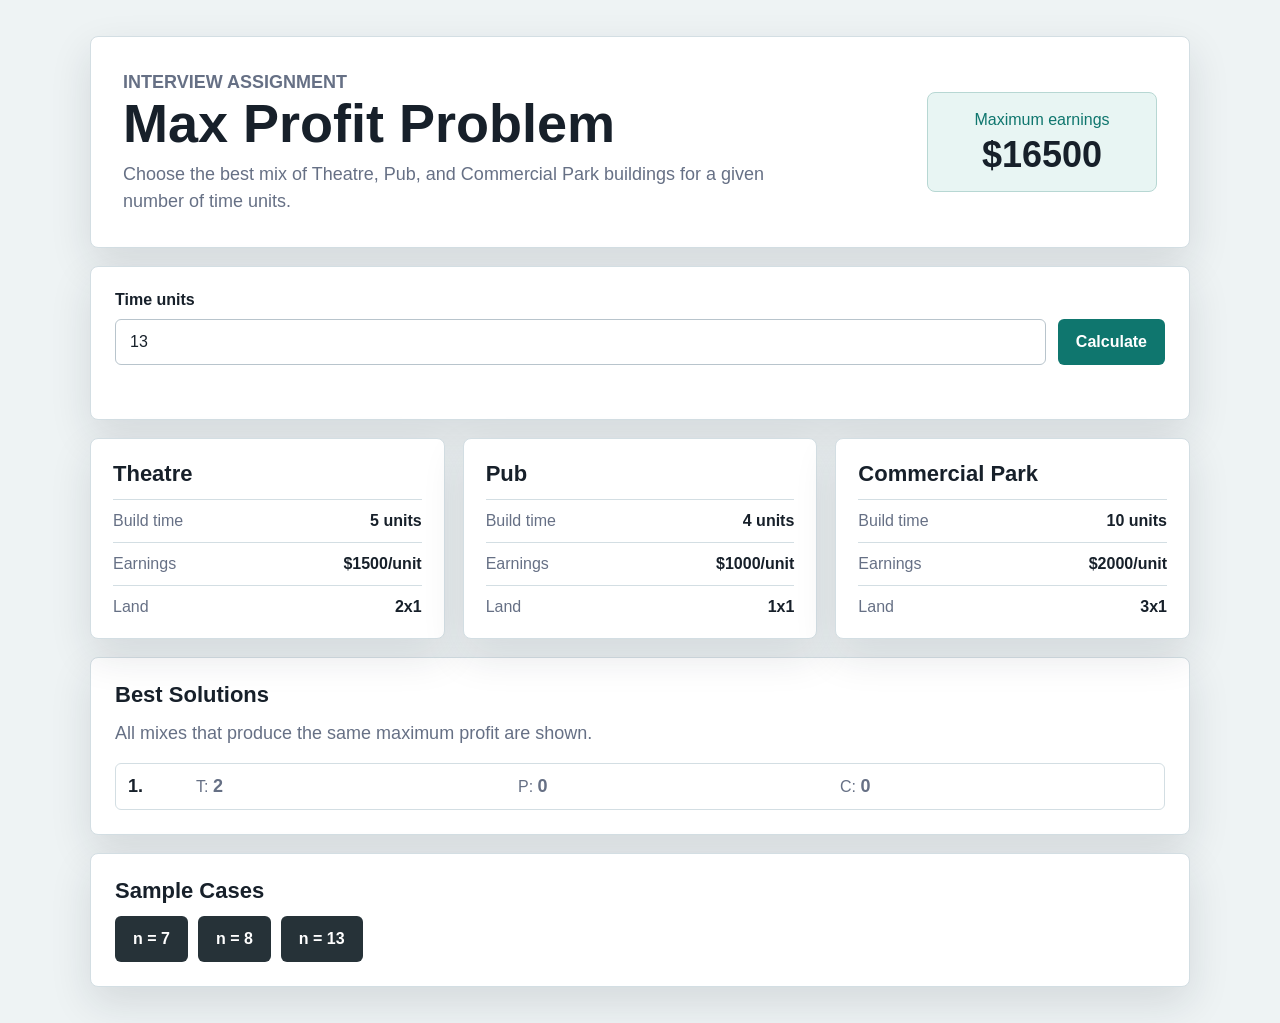
<file: max-profit-problem/index.html>
<!doctype html>
<html lang="en">
  <head>
    <meta charset="UTF-8" />
    <meta name="viewport" content="width=device-width, initial-scale=1.0" />
    <title>Max Profit Problem</title>
    <link rel="stylesheet" href="styles.css" />
  </head>
  <body>
    <main class="app-shell">
      <section class="hero">
        <div>
          <p class="eyebrow">Interview assignment</p>
          <h1>Max Profit Problem</h1>
          <p>
            Choose the best mix of Theatre, Pub, and Commercial Park buildings
            for a given number of time units.
          </p>
        </div>
        <div class="earnings-card" aria-live="polite">
          <span>Maximum earnings</span>
          <strong id="maxEarnings">$0</strong>
        </div>
      </section>

      <section class="controls" aria-label="Profit input controls">
        <label for="timeInput">Time units</label>
        <div class="input-row">
          <input id="timeInput" type="number" min="0" value="13" />
          <button id="calculateButton" type="button">Calculate</button>
        </div>
        <p id="errorMessage" class="error" role="alert"></p>
      </section>

      <section class="building-grid" aria-label="Building information">
        <article>
          <h2>Theatre</h2>
          <dl>
            <div><dt>Build time</dt><dd>5 units</dd></div>
            <div><dt>Earnings</dt><dd>$1500/unit</dd></div>
            <div><dt>Land</dt><dd>2x1</dd></div>
          </dl>
        </article>
        <article>
          <h2>Pub</h2>
          <dl>
            <div><dt>Build time</dt><dd>4 units</dd></div>
            <div><dt>Earnings</dt><dd>$1000/unit</dd></div>
            <div><dt>Land</dt><dd>1x1</dd></div>
          </dl>
        </article>
        <article>
          <h2>Commercial Park</h2>
          <dl>
            <div><dt>Build time</dt><dd>10 units</dd></div>
            <div><dt>Earnings</dt><dd>$2000/unit</dd></div>
            <div><dt>Land</dt><dd>3x1</dd></div>
          </dl>
        </article>
      </section>

      <section class="results" aria-label="Best solutions">
        <div class="section-title">
          <h2>Best Solutions</h2>
          <p>All mixes that produce the same maximum profit are shown.</p>
        </div>
        <div id="solutionsList" class="solutions-list"></div>
      </section>

      <section class="test-cases" aria-label="Provided test cases">
        <h2>Sample Cases</h2>
        <div class="case-row">
          <button class="case-button" type="button" data-time="7">n = 7</button>
          <button class="case-button" type="button" data-time="8">n = 8</button>
          <button class="case-button" type="button" data-time="13">n = 13</button>
        </div>
      </section>
    </main>

    <script src="script.js"></script>
  </body>
</html>
</file>
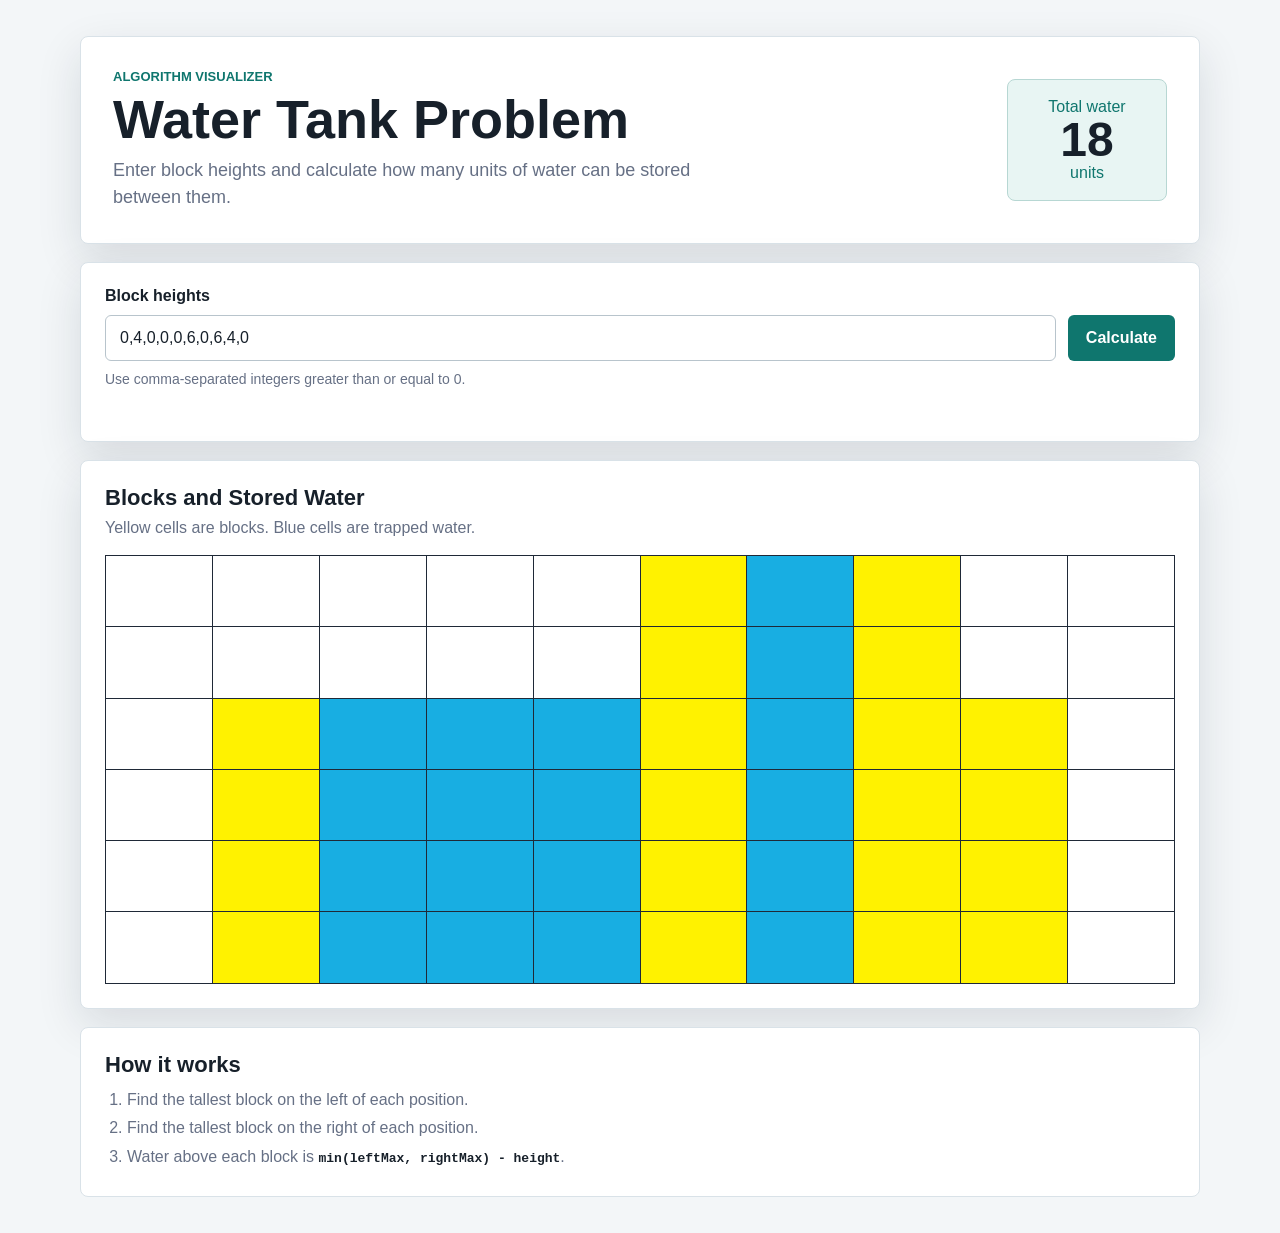
<file: water-tank-problem/index.html>
<!doctype html>
<html lang="en">
  <head>
    <meta charset="UTF-8" />
    <meta name="viewport" content="width=device-width, initial-scale=1.0" />
    <title>Water Tank Problem</title>
    <link rel="stylesheet" href="styles.css" />
  </head>
  <body>
    <main class="app-shell">
      <section class="intro">
        <div>
          <p class="eyebrow">Algorithm visualizer</p>
          <h1>Water Tank Problem</h1>
          <p class="summary">
            Enter block heights and calculate how many units of water can be
            stored between them.
          </p>
        </div>
        <div class="result-panel" aria-live="polite">
          <span>Total water</span>
          <strong id="totalWater">18</strong>
          <span>units</span>
        </div>
      </section>

      <section class="controls" aria-label="Water tank input controls">
        <label for="heightInput">Block heights</label>
        <div class="input-row">
          <input
            id="heightInput"
            type="text"
            value="0,4,0,0,0,6,0,6,4,0"
            spellcheck="false"
            aria-describedby="inputHelp"
          />
          <button id="calculateButton" type="button">Calculate</button>
        </div>
        <p id="inputHelp" class="help">
          Use comma-separated integers greater than or equal to 0.
        </p>
        <p id="errorMessage" class="error" role="alert"></p>
      </section>

      <section class="visual-section" aria-label="Tank visualization">
        <div class="section-heading">
          <div>
            <h2>Blocks and Stored Water</h2>
            <p>Yellow cells are blocks. Blue cells are trapped water.</p>
          </div>
        </div>
        <div id="tankGrid" class="tank-grid"></div>
      </section>

      <section class="details" aria-label="Calculation details">
        <h2>How it works</h2>
        <ol>
          <li>Find the tallest block on the left of each position.</li>
          <li>Find the tallest block on the right of each position.</li>
          <li>
            Water above each block is
            <code>min(leftMax, rightMax) - height</code>.
          </li>
        </ol>
      </section>
    </main>

    <script src="script.js"></script>
  </body>
</html>
</file>
<file: max-profit-problem/styles.css>
:root {
  --bg: #eef3f4;
  --panel: #ffffff;
  --ink: #17202a;
  --muted: #667085;
  --line: #d3dee3;
  --accent: #0f766e;
  --accent-dark: #115e59;
  --danger: #b42318;
  --shadow: 0 16px 42px rgba(22, 37, 48, 0.12);
}

* {
  box-sizing: border-box;
}

body {
  margin: 0;
  min-height: 100vh;
  background: var(--bg);
  color: var(--ink);
  font-family: Arial, Helvetica, sans-serif;
}

.app-shell {
  width: min(1100px, calc(100% - 32px));
  margin: 0 auto;
  padding: 36px 0;
}

.hero,
.controls,
.building-grid article,
.results,
.test-cases {
  background: var(--panel);
  border: 1px solid var(--line);
  border-radius: 8px;
  box-shadow: var(--shadow);
}

.hero {
  display: flex;
  align-items: center;
  justify-content: space-between;
  gap: 24px;
  padding: 32px;
}

.eyebrow {
  margin: 0 0 8px;
  color: var(--accent);
  font-size: 13px;
  font-weight: 700;
  letter-spacing: 0;
  text-transform: uppercase;
}

h1,
h2,
p {
  margin-top: 0;
}

h1 {
  margin-bottom: 10px;
  font-size: clamp(32px, 5vw, 54px);
  line-height: 1.02;
}

h2 {
  margin-bottom: 12px;
  font-size: 22px;
}

.hero p,
.section-title p {
  max-width: 650px;
  margin-bottom: 0;
  color: var(--muted);
  font-size: 18px;
  line-height: 1.5;
}

.earnings-card {
  display: grid;
  min-width: 230px;
  place-items: center;
  padding: 18px;
  border: 1px solid #b7d7d3;
  border-radius: 8px;
  background: #e8f5f3;
  color: var(--accent);
  text-align: center;
}

.earnings-card strong {
  margin-top: 8px;
  color: var(--ink);
  font-size: 36px;
  line-height: 1;
}

.controls,
.results,
.test-cases {
  margin-top: 18px;
  padding: 24px;
}

.controls label {
  display: block;
  margin-bottom: 10px;
  font-weight: 700;
}

.input-row {
  display: flex;
  gap: 12px;
}

input {
  width: 100%;
  min-height: 46px;
  border: 1px solid #b8c4cc;
  border-radius: 6px;
  padding: 0 14px;
  color: var(--ink);
  font: inherit;
}

button {
  min-height: 46px;
  border: 0;
  border-radius: 6px;
  padding: 0 18px;
  background: var(--accent);
  color: #ffffff;
  cursor: pointer;
  font: inherit;
  font-weight: 700;
}

button:hover {
  background: var(--accent-dark);
}

.error {
  min-height: 20px;
  margin: 10px 0 0;
  color: var(--danger);
  font-weight: 700;
}

.building-grid {
  display: grid;
  grid-template-columns: repeat(3, minmax(0, 1fr));
  gap: 18px;
  margin-top: 18px;
}

.building-grid article {
  padding: 22px;
}

dl {
  display: grid;
  gap: 12px;
  margin: 0;
}

dl div {
  display: flex;
  justify-content: space-between;
  gap: 12px;
  border-top: 1px solid var(--line);
  padding-top: 12px;
}

dt {
  color: var(--muted);
}

dd {
  margin: 0;
  font-weight: 700;
  text-align: right;
}

.section-title {
  margin-bottom: 16px;
}

.solutions-list {
  display: grid;
  gap: 10px;
}

.solution {
  display: grid;
  grid-template-columns: 58px repeat(3, 1fr);
  gap: 10px;
  align-items: center;
  border: 1px solid var(--line);
  border-radius: 6px;
  padding: 12px;
}

.solution span {
  color: var(--muted);
}

.solution strong {
  font-size: 18px;
}

.case-row {
  display: flex;
  flex-wrap: wrap;
  gap: 10px;
}

.case-button {
  background: #263238;
}

.case-button:hover {
  background: #111827;
}

@media (max-width: 820px) {
  .app-shell {
    width: min(100% - 20px, 1100px);
    padding: 20px 0;
  }

  .hero {
    align-items: stretch;
    flex-direction: column;
    padding: 24px;
  }

  .input-row,
  .building-grid {
    grid-template-columns: 1fr;
  }

  .input-row {
    flex-direction: column;
  }

  button {
    width: 100%;
  }

  .solution {
    grid-template-columns: 1fr;
  }
}
</file>
<file: water-tank-problem/styles.css>
:root {
  --bg: #f3f6f8;
  --panel: #ffffff;
  --ink: #17202a;
  --muted: #667085;
  --line: #1f2937;
  --block: #fff200;
  --water: #18aee2;
  --accent: #0f766e;
  --danger: #b42318;
  --shadow: 0 16px 45px rgba(20, 35, 50, 0.12);
}

* {
  box-sizing: border-box;
}

body {
  margin: 0;
  min-height: 100vh;
  background: var(--bg);
  color: var(--ink);
  font-family: Arial, Helvetica, sans-serif;
}

.app-shell {
  width: min(1120px, calc(100% - 32px));
  margin: 0 auto;
  padding: 36px 0;
}

.intro,
.controls,
.visual-section,
.details {
  background: var(--panel);
  border: 1px solid #d9e2e8;
  border-radius: 8px;
  box-shadow: var(--shadow);
}

.intro {
  display: flex;
  align-items: center;
  justify-content: space-between;
  gap: 24px;
  padding: 32px;
}

.eyebrow {
  margin: 0 0 8px;
  color: var(--accent);
  font-size: 13px;
  font-weight: 700;
  letter-spacing: 0;
  text-transform: uppercase;
}

h1,
h2,
p {
  margin-top: 0;
}

h1 {
  margin-bottom: 10px;
  font-size: clamp(32px, 5vw, 54px);
  line-height: 1.02;
}

h2 {
  margin-bottom: 8px;
  font-size: 22px;
}

.summary,
.help,
.section-heading p {
  color: var(--muted);
}

.summary {
  max-width: 620px;
  margin-bottom: 0;
  font-size: 18px;
  line-height: 1.5;
}

.result-panel {
  display: grid;
  min-width: 160px;
  place-items: center;
  padding: 18px;
  border: 1px solid #b7d7d3;
  border-radius: 8px;
  background: #e8f5f3;
  color: var(--accent);
  text-align: center;
}

.result-panel strong {
  color: var(--ink);
  font-size: 48px;
  line-height: 1;
}

.controls,
.visual-section,
.details {
  margin-top: 18px;
  padding: 24px;
}

.controls label {
  display: block;
  margin-bottom: 10px;
  font-weight: 700;
}

.input-row {
  display: flex;
  gap: 12px;
}

input {
  width: 100%;
  min-height: 46px;
  border: 1px solid #b8c4cc;
  border-radius: 6px;
  padding: 0 14px;
  color: var(--ink);
  font: inherit;
}

button {
  min-height: 46px;
  border: 0;
  border-radius: 6px;
  padding: 0 18px;
  background: var(--accent);
  color: #ffffff;
  cursor: pointer;
  font: inherit;
  font-weight: 700;
}

button:hover {
  background: #115e59;
}

.help {
  margin: 10px 0 0;
  font-size: 14px;
}

.error {
  min-height: 20px;
  margin: 10px 0 0;
  color: var(--danger);
  font-weight: 700;
}

.section-heading {
  display: flex;
  justify-content: space-between;
  gap: 16px;
  margin-bottom: 18px;
}

.section-heading p {
  margin-bottom: 0;
}

.tank-grid {
  display: grid;
  width: 100%;
  overflow: auto;
  border-top: 1px solid var(--line);
  border-left: 1px solid var(--line);
  background: #ffffff;
}

.cell {
  aspect-ratio: 1.5 / 1;
  min-width: 52px;
  border-right: 1px solid var(--line);
  border-bottom: 1px solid var(--line);
  background: #ffffff;
}

.cell.block {
  background: var(--block);
}

.cell.water {
  background: var(--water);
}

.details {
  box-shadow: none;
}

.details ol {
  margin: 0;
  padding-left: 22px;
  color: var(--muted);
  line-height: 1.8;
}

code {
  color: var(--ink);
  font-weight: 700;
}

@media (max-width: 700px) {
  .app-shell {
    width: min(100% - 20px, 1120px);
    padding: 20px 0;
  }

  .intro {
    align-items: stretch;
    flex-direction: column;
    padding: 24px;
  }

  .input-row {
    flex-direction: column;
  }

  button {
    width: 100%;
  }

  .cell {
    min-width: 38px;
  }
}
</file>
